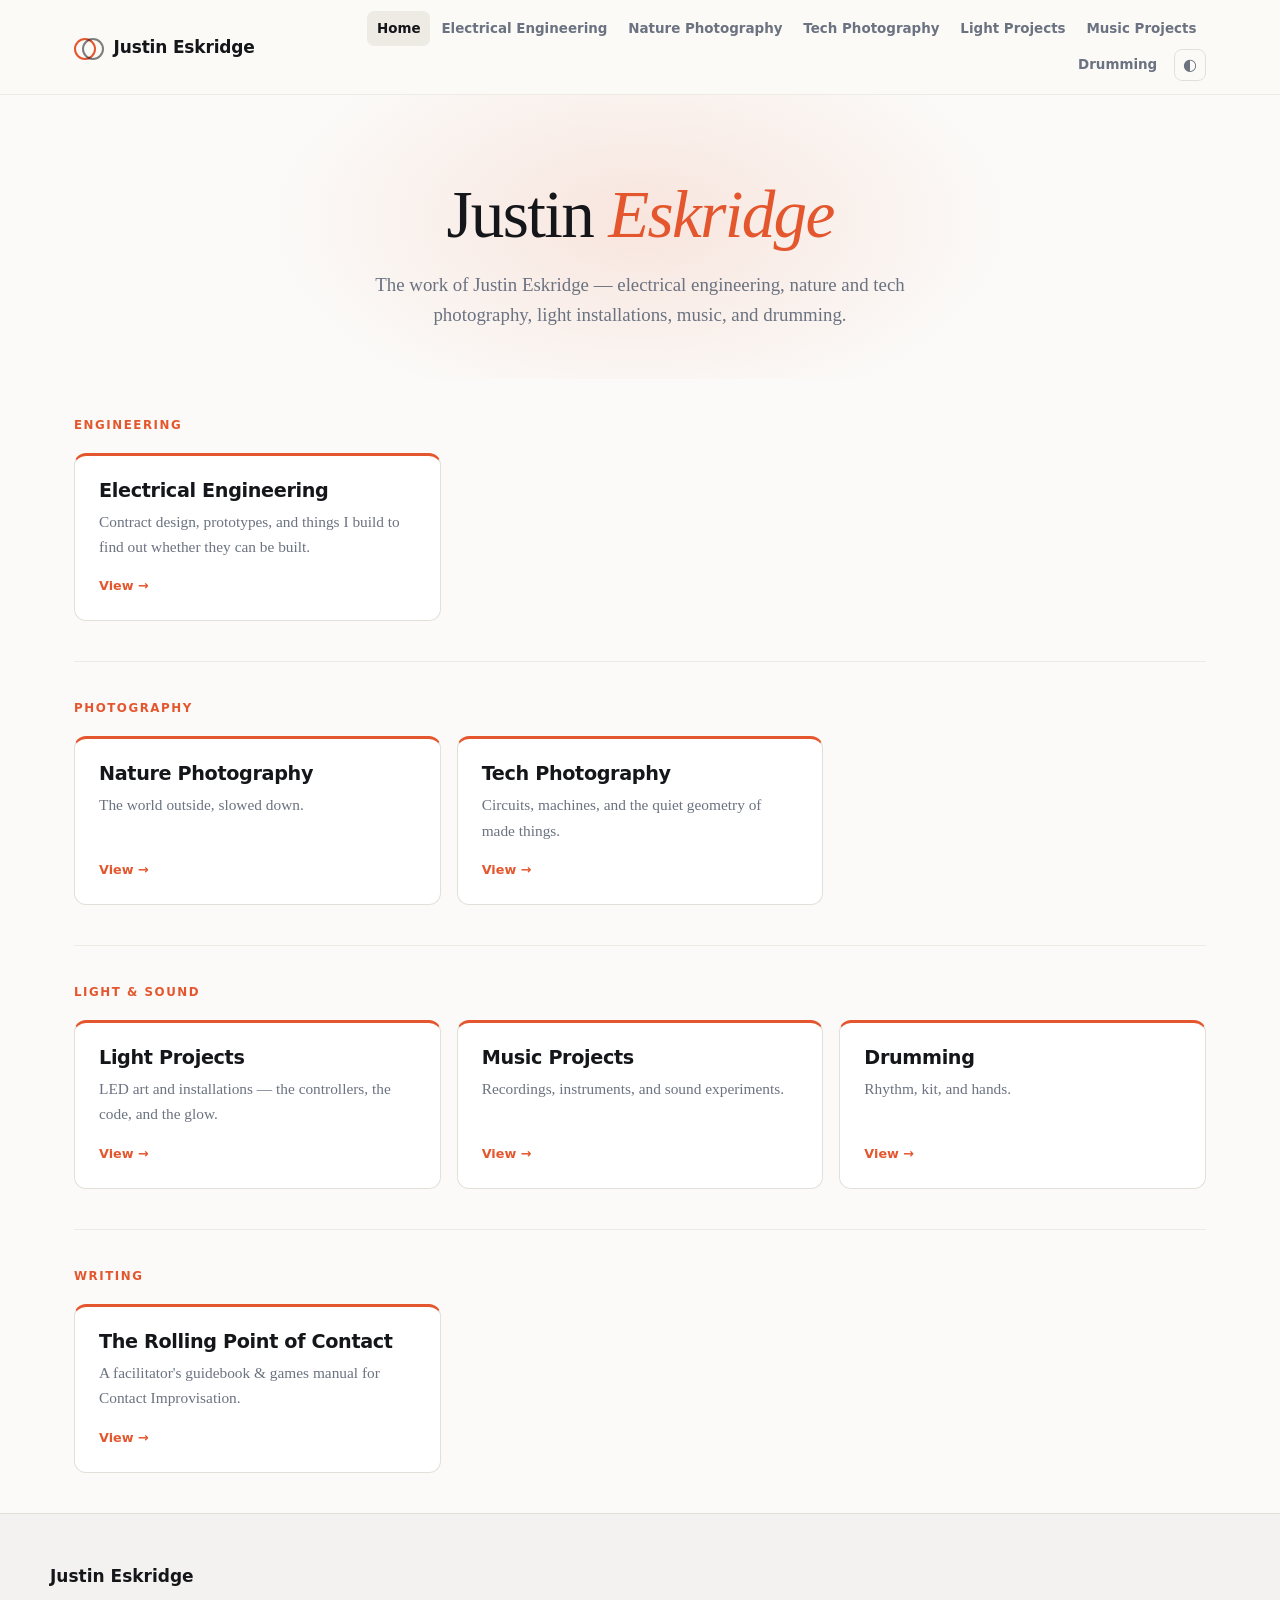
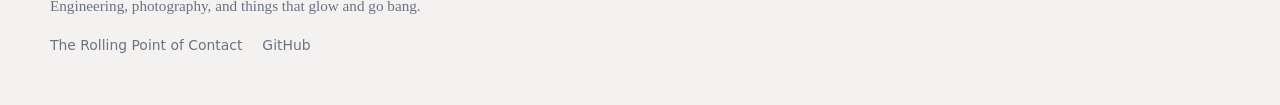
<file: index.html>
<!DOCTYPE html>
<html lang="en">
<head>
<meta charset="utf-8">
<meta name="viewport" content="width=device-width, initial-scale=1">
<title>Justin Eskridge</title>
<meta name="description" content="The work of Justin Eskridge — electrical engineering, nature and tech photography, light installations, music, and drumming.">
<meta property="og:title" content="Justin Eskridge">
<meta property="og:description" content="The work of Justin Eskridge — electrical engineering, nature and tech photography, light installations, music, and drumming.">
<meta property="og:type" content="website">
<link rel="stylesheet" href="/assets/style.css">
<link rel="icon" href="/assets/favicon.svg" type="image/svg+xml">
</head>
<body>
<a class="skip" href="#main">Skip to content</a>
<header class="site-header">
  <div class="bar">
    <a class="brand" href="/"><span class="mark" aria-hidden="true"></span>Justin&nbsp;Eskridge</a>
    <button class="nav-toggle" aria-expanded="false" aria-controls="site-nav" aria-label="Menu">
      <span></span><span></span><span></span>
    </button>
    <nav id="site-nav"><a href="/" class='active'>Home</a><a href="/electrical-engineering/">Electrical Engineering</a><a href="/nature-photography/">Nature Photography</a><a href="/tech-photography/">Tech Photography</a><a href="/light-projects/">Light Projects</a><a href="/music-projects/">Music Projects</a><a href="/drumming/">Drumming</a>
      <button class="theme-toggle" aria-label="Toggle dark mode" title="Toggle dark mode"></button>
    </nav>
  </div>
</header>
<main id="main">

<section class="hero">
  <div class="hero-inner">
    <h1>Justin <em>Eskridge</em></h1>
    <p class="lede">The work of Justin Eskridge — electrical engineering, nature and tech photography, light installations, music, and drumming.</p>
  </div>
</section>
<div class="wrap">

    <section class="group">
      <h2 class="group-title">Engineering</h2>
      <div class="tile-grid">
        <a class="tile" href="/electrical-engineering/">
          <h3>Electrical Engineering</h3>
          <p>Contract design, prototypes, and things I build to find out whether they can be built.</p>
          <span class="tile-go">View →</span>
        </a></div>
    </section>
    <section class="group">
      <h2 class="group-title">Photography</h2>
      <div class="tile-grid">
        <a class="tile" href="/nature-photography/">
          <h3>Nature Photography</h3>
          <p>The world outside, slowed down.</p>
          <span class="tile-go">View →</span>
        </a>
        <a class="tile" href="/tech-photography/">
          <h3>Tech Photography</h3>
          <p>Circuits, machines, and the quiet geometry of made things.</p>
          <span class="tile-go">View →</span>
        </a></div>
    </section>
    <section class="group">
      <h2 class="group-title">Light & Sound</h2>
      <div class="tile-grid">
        <a class="tile" href="/light-projects/">
          <h3>Light Projects</h3>
          <p>LED art and installations — the controllers, the code, and the glow.</p>
          <span class="tile-go">View →</span>
        </a>
        <a class="tile" href="/music-projects/">
          <h3>Music Projects</h3>
          <p>Recordings, instruments, and sound experiments.</p>
          <span class="tile-go">View →</span>
        </a>
        <a class="tile" href="/drumming/">
          <h3>Drumming</h3>
          <p>Rhythm, kit, and hands.</p>
          <span class="tile-go">View →</span>
        </a></div>
    </section>
    <section class="group">
      <h2 class="group-title">Writing</h2>
      <div class="tile-grid">
        <a class="tile" href="/contact-improv-book/">
          <h3>The Rolling Point of Contact</h3>
          <p>A facilitator's guidebook & games manual for Contact Improvisation.</p>
          <span class="tile-go">View →</span>
        </a></div>
    </section>
</div>

</main>
<footer class="site-footer" id="contact">
  <div class="foot-inner">
    <p class="foot-title">Justin Eskridge</p>
    <p class="foot-sub">Engineering, photography, and things that glow and go bang.</p>
    
    <nav class="foot-nav">
      <a href="/contact-improv-book/">The Rolling Point of Contact</a>
      <a href="https://github.com/AxisDigitalArchive">GitHub</a>
    </nav>
  </div>
</footer>
<script src="/assets/site.js" defer></script>
</body>
</html>
</file>
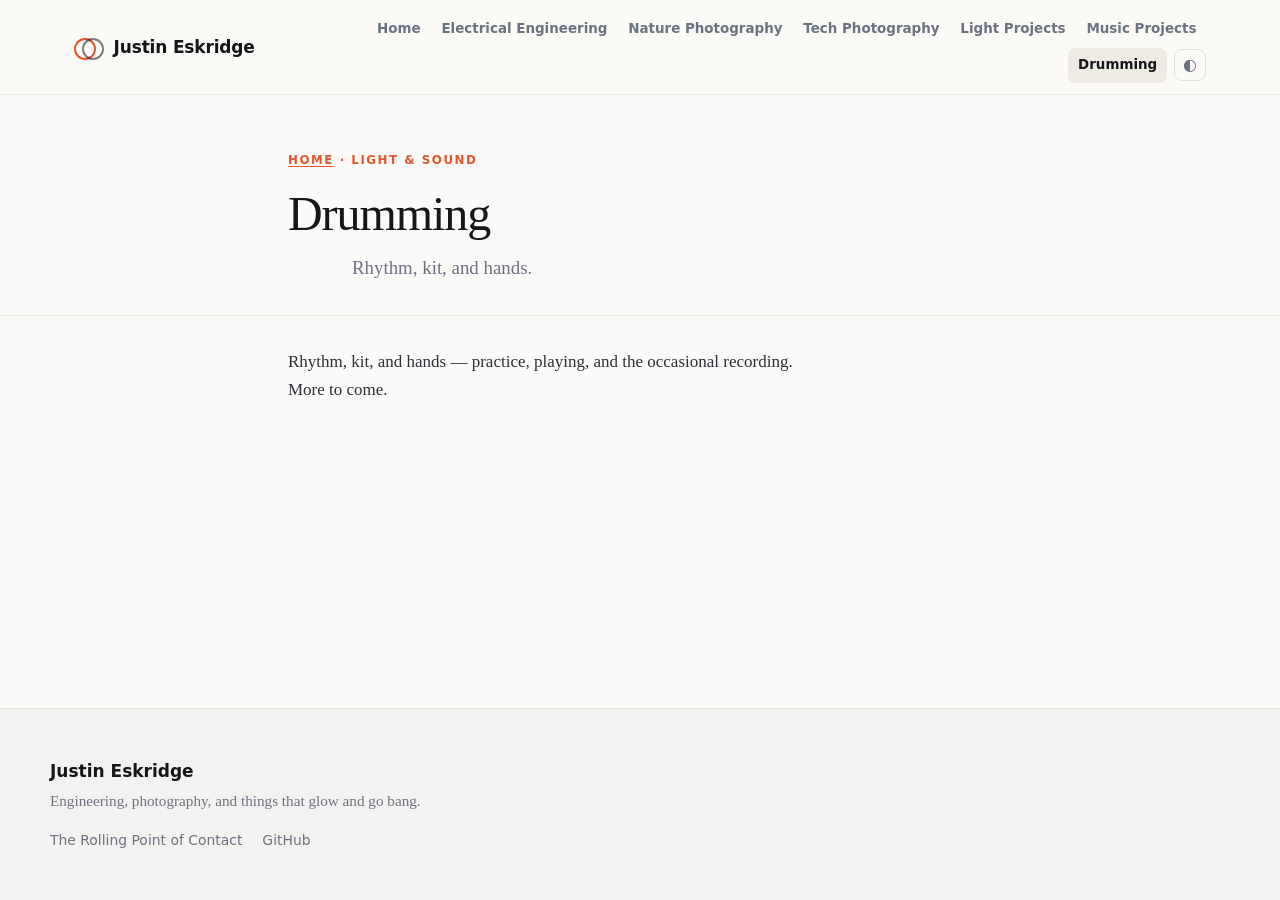
<file: drumming/index.html>
<!DOCTYPE html>
<html lang="en">
<head>
<meta charset="utf-8">
<meta name="viewport" content="width=device-width, initial-scale=1">
<title>Drumming · Justin Eskridge</title>
<meta name="description" content="Rhythm, kit, and hands.">
<meta property="og:title" content="Drumming · Justin Eskridge">
<meta property="og:description" content="Rhythm, kit, and hands.">
<meta property="og:type" content="website">
<link rel="stylesheet" href="/assets/style.css">
<link rel="icon" href="/assets/favicon.svg" type="image/svg+xml">
</head>
<body>
<a class="skip" href="#main">Skip to content</a>
<header class="site-header">
  <div class="bar">
    <a class="brand" href="/"><span class="mark" aria-hidden="true"></span>Justin&nbsp;Eskridge</a>
    <button class="nav-toggle" aria-expanded="false" aria-controls="site-nav" aria-label="Menu">
      <span></span><span></span><span></span>
    </button>
    <nav id="site-nav"><a href="/">Home</a><a href="/electrical-engineering/">Electrical Engineering</a><a href="/nature-photography/">Nature Photography</a><a href="/tech-photography/">Tech Photography</a><a href="/light-projects/">Light Projects</a><a href="/music-projects/">Music Projects</a><a href="/drumming/" class='active'>Drumming</a>
      <button class="theme-toggle" aria-label="Toggle dark mode" title="Toggle dark mode"></button>
    </nav>
  </div>
</header>
<main id="main">

<div class="page-head">
  <div class="wrap narrow">
    <p class="eyebrow"><a href="/">Home</a> · Light & Sound</p>
    <h1>Drumming</h1>
    <p class="lede">Rhythm, kit, and hands.</p>
  </div>
</div>

<div class="wrap">
<article class="prose"><p>Rhythm, kit, and hands — practice, playing, and the occasional recording.</p>
<p>More to come.</p></article>
</div>

</main>
<footer class="site-footer" id="contact">
  <div class="foot-inner">
    <p class="foot-title">Justin Eskridge</p>
    <p class="foot-sub">Engineering, photography, and things that glow and go bang.</p>
    
    <nav class="foot-nav">
      <a href="/contact-improv-book/">The Rolling Point of Contact</a>
      <a href="https://github.com/AxisDigitalArchive">GitHub</a>
    </nav>
  </div>
</footer>
<script src="/assets/site.js" defer></script>
</body>
</html>
</file>
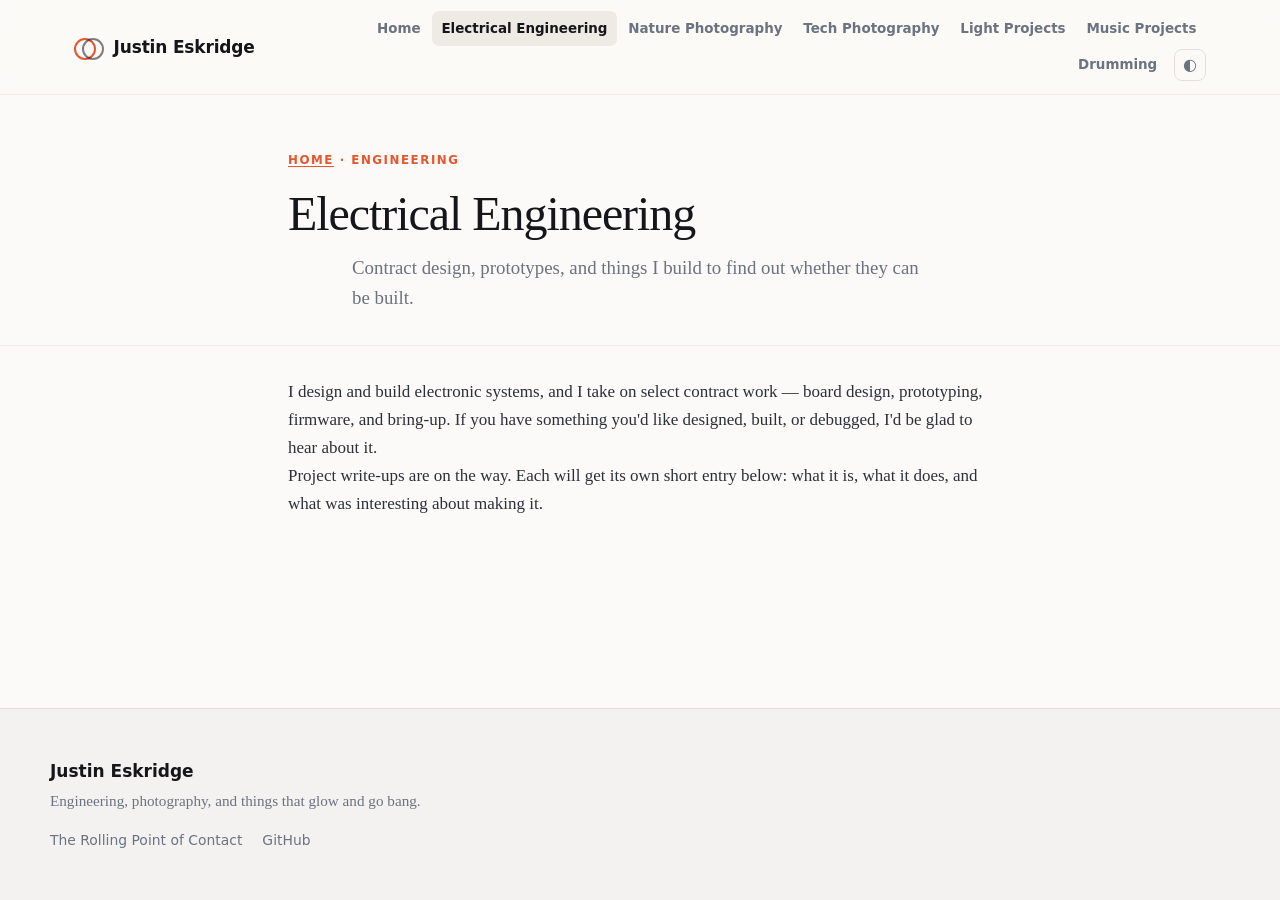
<file: electrical-engineering/index.html>
<!DOCTYPE html>
<html lang="en">
<head>
<meta charset="utf-8">
<meta name="viewport" content="width=device-width, initial-scale=1">
<title>Electrical Engineering · Justin Eskridge</title>
<meta name="description" content="Contract design, prototypes, and things I build to find out whether they can be built.">
<meta property="og:title" content="Electrical Engineering · Justin Eskridge">
<meta property="og:description" content="Contract design, prototypes, and things I build to find out whether they can be built.">
<meta property="og:type" content="website">
<link rel="stylesheet" href="/assets/style.css">
<link rel="icon" href="/assets/favicon.svg" type="image/svg+xml">
</head>
<body>
<a class="skip" href="#main">Skip to content</a>
<header class="site-header">
  <div class="bar">
    <a class="brand" href="/"><span class="mark" aria-hidden="true"></span>Justin&nbsp;Eskridge</a>
    <button class="nav-toggle" aria-expanded="false" aria-controls="site-nav" aria-label="Menu">
      <span></span><span></span><span></span>
    </button>
    <nav id="site-nav"><a href="/">Home</a><a href="/electrical-engineering/" class='active'>Electrical Engineering</a><a href="/nature-photography/">Nature Photography</a><a href="/tech-photography/">Tech Photography</a><a href="/light-projects/">Light Projects</a><a href="/music-projects/">Music Projects</a><a href="/drumming/">Drumming</a>
      <button class="theme-toggle" aria-label="Toggle dark mode" title="Toggle dark mode"></button>
    </nav>
  </div>
</header>
<main id="main">

<div class="page-head">
  <div class="wrap narrow">
    <p class="eyebrow"><a href="/">Home</a> · Engineering</p>
    <h1>Electrical Engineering</h1>
    <p class="lede">Contract design, prototypes, and things I build to find out whether they can be built.</p>
  </div>
</div>

<div class="wrap">
<article class="prose"><p>I design and build electronic systems, and I take on select contract work — board design, prototyping, firmware, and bring-up. If you have something you'd like designed, built, or debugged, I'd be glad to hear about it.</p>
<p>Project write-ups are on the way. Each will get its own short entry below: what it is, what it does, and what was interesting about making it.</p></article>
</div>

</main>
<footer class="site-footer" id="contact">
  <div class="foot-inner">
    <p class="foot-title">Justin Eskridge</p>
    <p class="foot-sub">Engineering, photography, and things that glow and go bang.</p>
    
    <nav class="foot-nav">
      <a href="/contact-improv-book/">The Rolling Point of Contact</a>
      <a href="https://github.com/AxisDigitalArchive">GitHub</a>
    </nav>
  </div>
</footer>
<script src="/assets/site.js" defer></script>
</body>
</html>
</file>
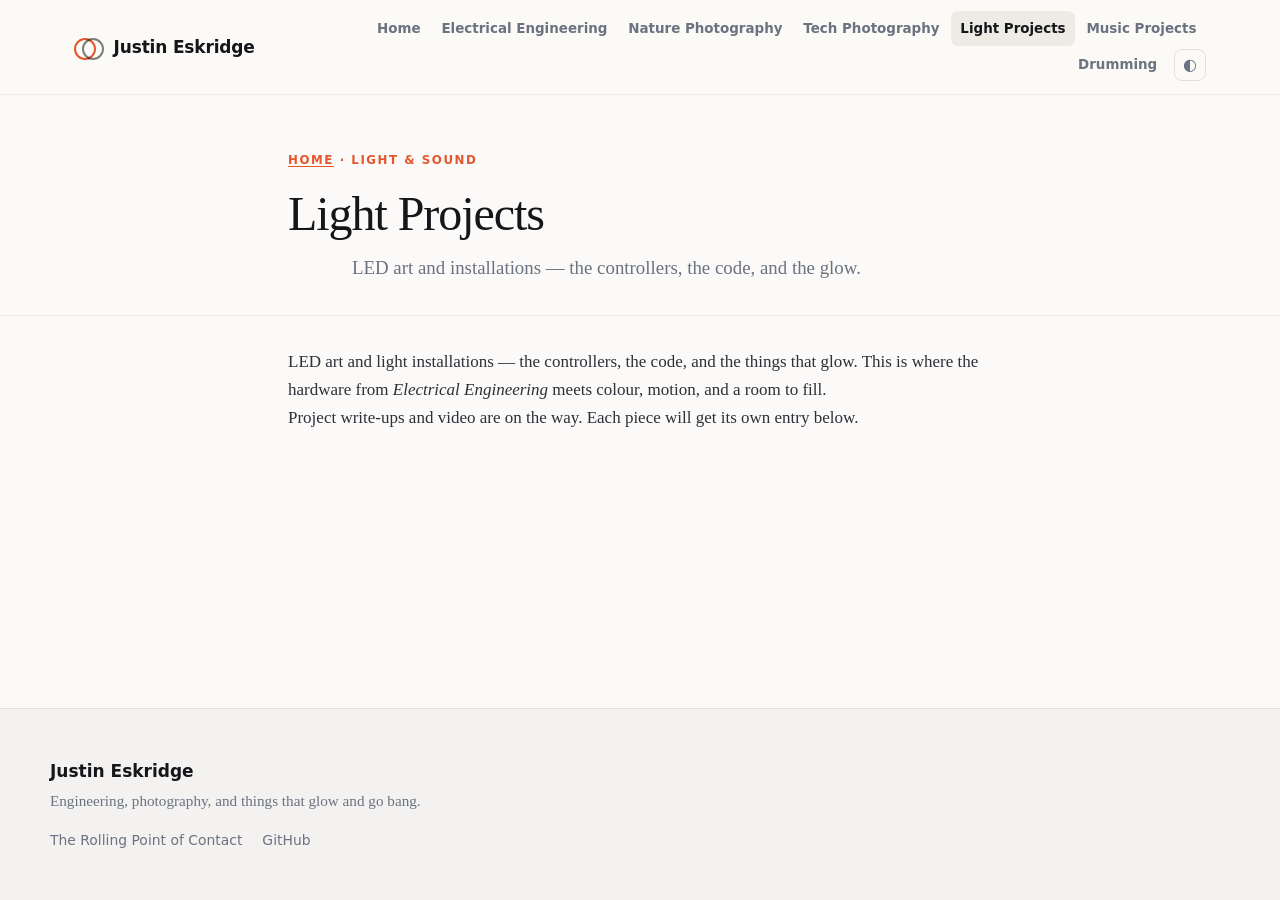
<file: light-projects/index.html>
<!DOCTYPE html>
<html lang="en">
<head>
<meta charset="utf-8">
<meta name="viewport" content="width=device-width, initial-scale=1">
<title>Light Projects · Justin Eskridge</title>
<meta name="description" content="LED art and installations — the controllers, the code, and the glow.">
<meta property="og:title" content="Light Projects · Justin Eskridge">
<meta property="og:description" content="LED art and installations — the controllers, the code, and the glow.">
<meta property="og:type" content="website">
<link rel="stylesheet" href="/assets/style.css">
<link rel="icon" href="/assets/favicon.svg" type="image/svg+xml">
</head>
<body>
<a class="skip" href="#main">Skip to content</a>
<header class="site-header">
  <div class="bar">
    <a class="brand" href="/"><span class="mark" aria-hidden="true"></span>Justin&nbsp;Eskridge</a>
    <button class="nav-toggle" aria-expanded="false" aria-controls="site-nav" aria-label="Menu">
      <span></span><span></span><span></span>
    </button>
    <nav id="site-nav"><a href="/">Home</a><a href="/electrical-engineering/">Electrical Engineering</a><a href="/nature-photography/">Nature Photography</a><a href="/tech-photography/">Tech Photography</a><a href="/light-projects/" class='active'>Light Projects</a><a href="/music-projects/">Music Projects</a><a href="/drumming/">Drumming</a>
      <button class="theme-toggle" aria-label="Toggle dark mode" title="Toggle dark mode"></button>
    </nav>
  </div>
</header>
<main id="main">

<div class="page-head">
  <div class="wrap narrow">
    <p class="eyebrow"><a href="/">Home</a> · Light & Sound</p>
    <h1>Light Projects</h1>
    <p class="lede">LED art and installations — the controllers, the code, and the glow.</p>
  </div>
</div>

<div class="wrap">
<article class="prose"><p>LED art and light installations — the controllers, the code, and the things that glow. This is where the hardware from <em>Electrical Engineering</em> meets colour, motion, and a room to fill.</p>
<p>Project write-ups and video are on the way. Each piece will get its own entry below.</p></article>
</div>

</main>
<footer class="site-footer" id="contact">
  <div class="foot-inner">
    <p class="foot-title">Justin Eskridge</p>
    <p class="foot-sub">Engineering, photography, and things that glow and go bang.</p>
    
    <nav class="foot-nav">
      <a href="/contact-improv-book/">The Rolling Point of Contact</a>
      <a href="https://github.com/AxisDigitalArchive">GitHub</a>
    </nav>
  </div>
</footer>
<script src="/assets/site.js" defer></script>
</body>
</html>
</file>
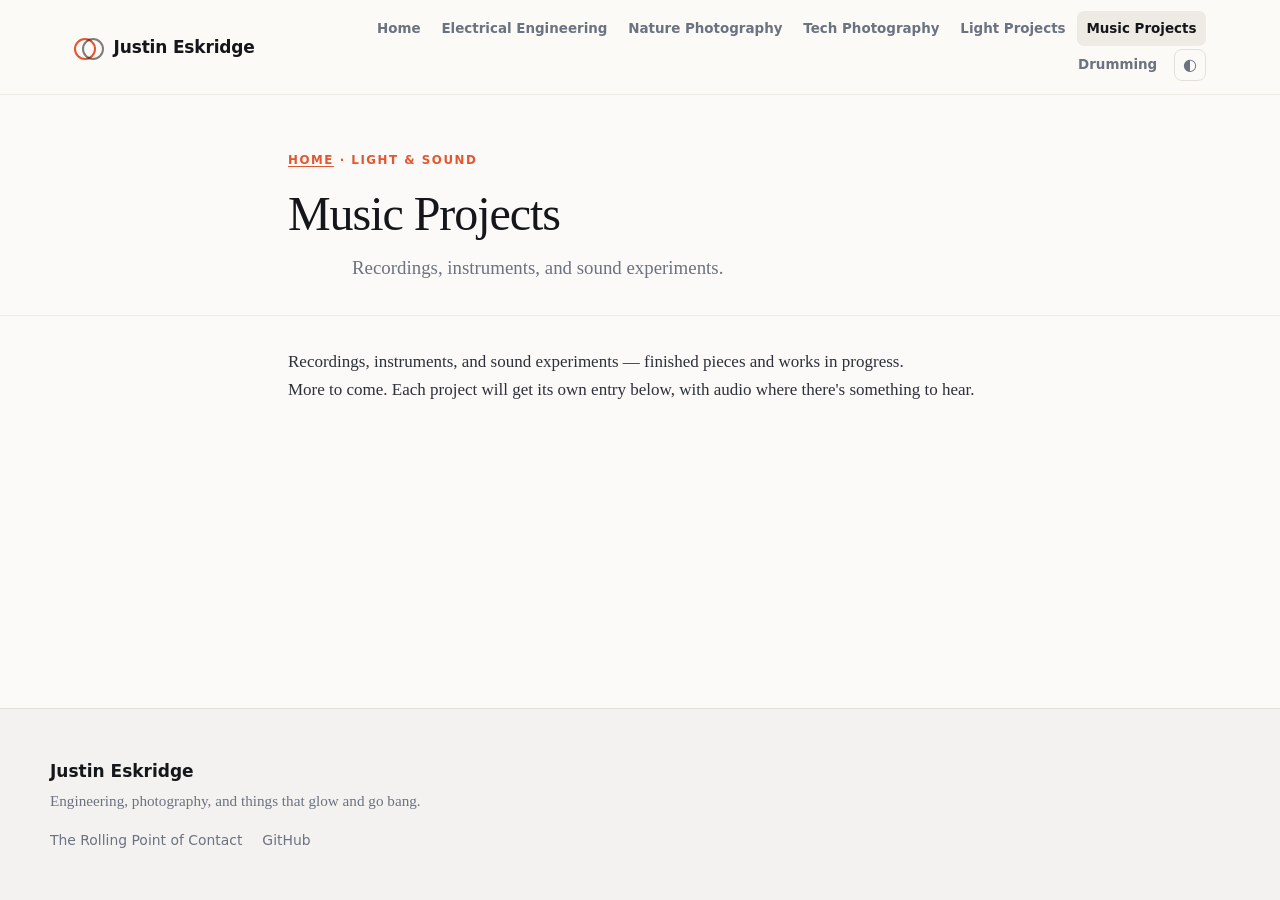
<file: music-projects/index.html>
<!DOCTYPE html>
<html lang="en">
<head>
<meta charset="utf-8">
<meta name="viewport" content="width=device-width, initial-scale=1">
<title>Music Projects · Justin Eskridge</title>
<meta name="description" content="Recordings, instruments, and sound experiments.">
<meta property="og:title" content="Music Projects · Justin Eskridge">
<meta property="og:description" content="Recordings, instruments, and sound experiments.">
<meta property="og:type" content="website">
<link rel="stylesheet" href="/assets/style.css">
<link rel="icon" href="/assets/favicon.svg" type="image/svg+xml">
</head>
<body>
<a class="skip" href="#main">Skip to content</a>
<header class="site-header">
  <div class="bar">
    <a class="brand" href="/"><span class="mark" aria-hidden="true"></span>Justin&nbsp;Eskridge</a>
    <button class="nav-toggle" aria-expanded="false" aria-controls="site-nav" aria-label="Menu">
      <span></span><span></span><span></span>
    </button>
    <nav id="site-nav"><a href="/">Home</a><a href="/electrical-engineering/">Electrical Engineering</a><a href="/nature-photography/">Nature Photography</a><a href="/tech-photography/">Tech Photography</a><a href="/light-projects/">Light Projects</a><a href="/music-projects/" class='active'>Music Projects</a><a href="/drumming/">Drumming</a>
      <button class="theme-toggle" aria-label="Toggle dark mode" title="Toggle dark mode"></button>
    </nav>
  </div>
</header>
<main id="main">

<div class="page-head">
  <div class="wrap narrow">
    <p class="eyebrow"><a href="/">Home</a> · Light & Sound</p>
    <h1>Music Projects</h1>
    <p class="lede">Recordings, instruments, and sound experiments.</p>
  </div>
</div>

<div class="wrap">
<article class="prose"><p>Recordings, instruments, and sound experiments — finished pieces and works in progress.</p>
<p>More to come. Each project will get its own entry below, with audio where there's something to hear.</p></article>
</div>

</main>
<footer class="site-footer" id="contact">
  <div class="foot-inner">
    <p class="foot-title">Justin Eskridge</p>
    <p class="foot-sub">Engineering, photography, and things that glow and go bang.</p>
    
    <nav class="foot-nav">
      <a href="/contact-improv-book/">The Rolling Point of Contact</a>
      <a href="https://github.com/AxisDigitalArchive">GitHub</a>
    </nav>
  </div>
</footer>
<script src="/assets/site.js" defer></script>
</body>
</html>
</file>
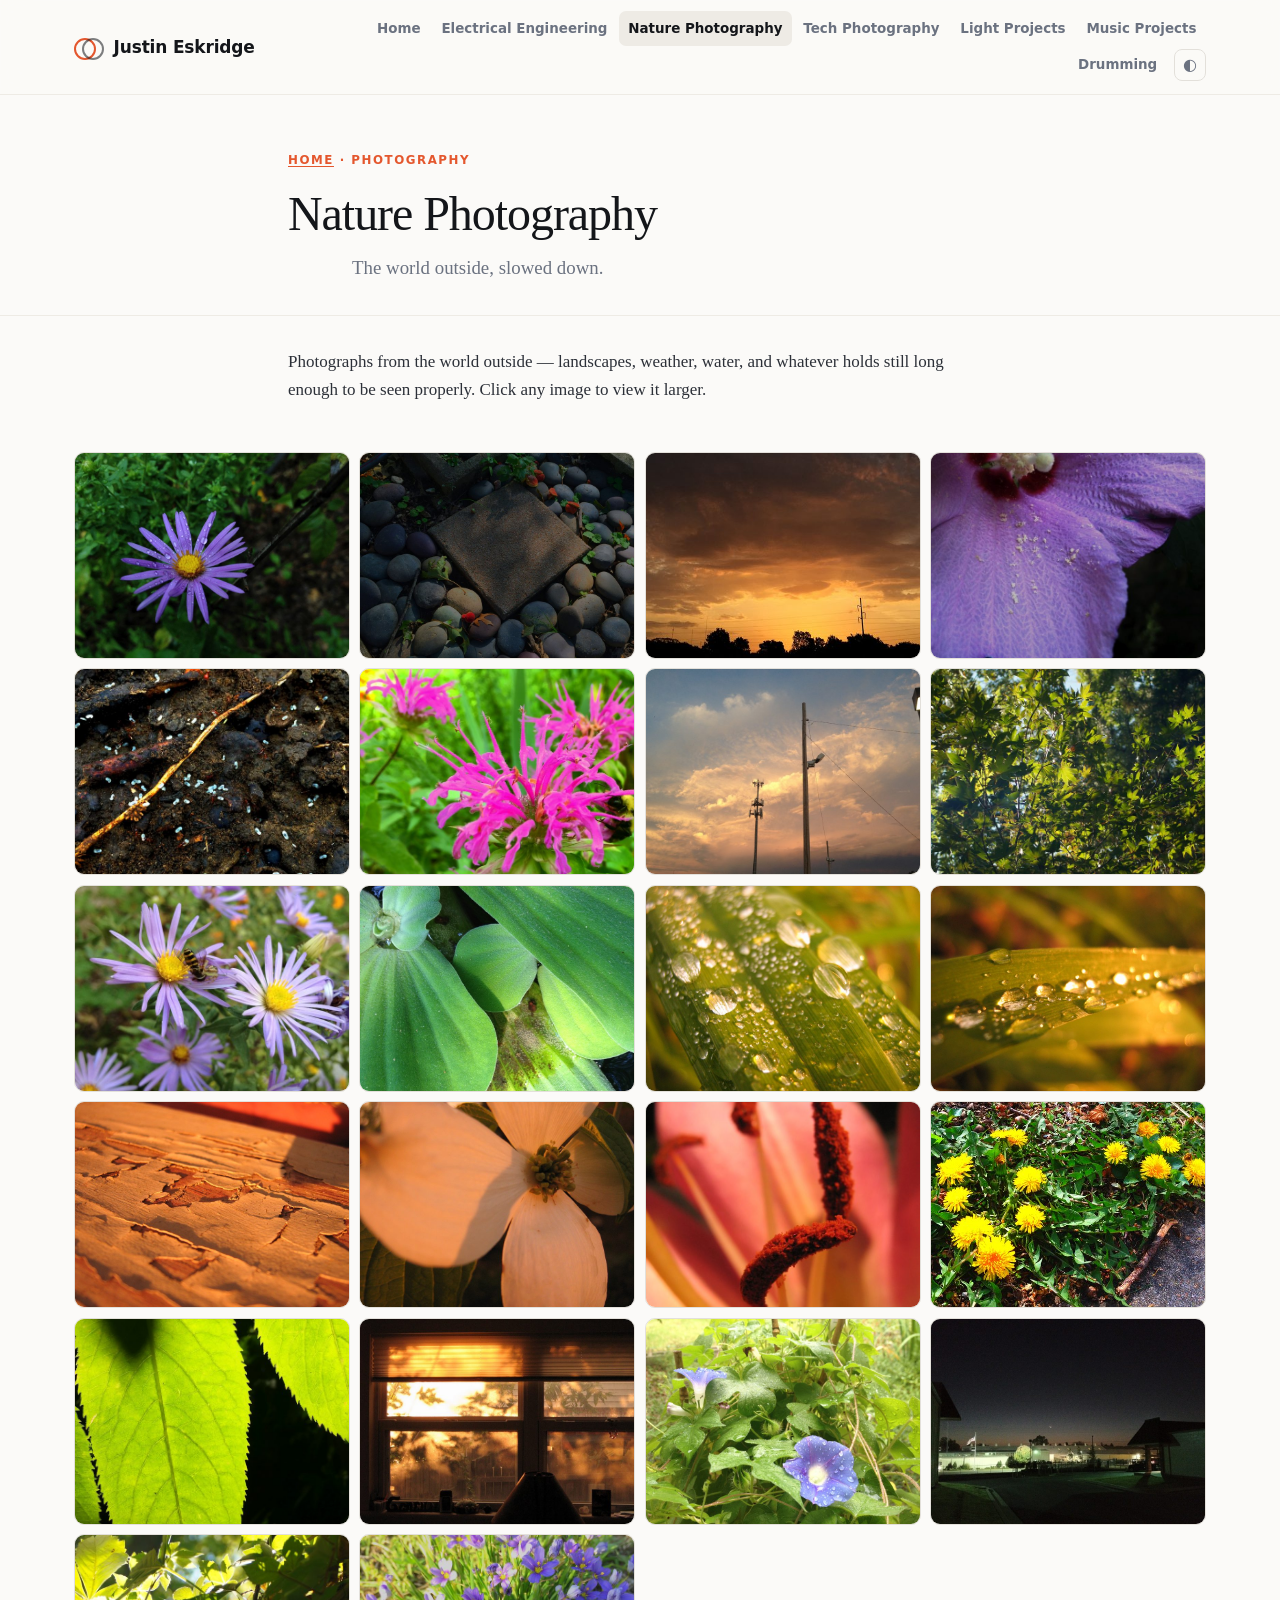
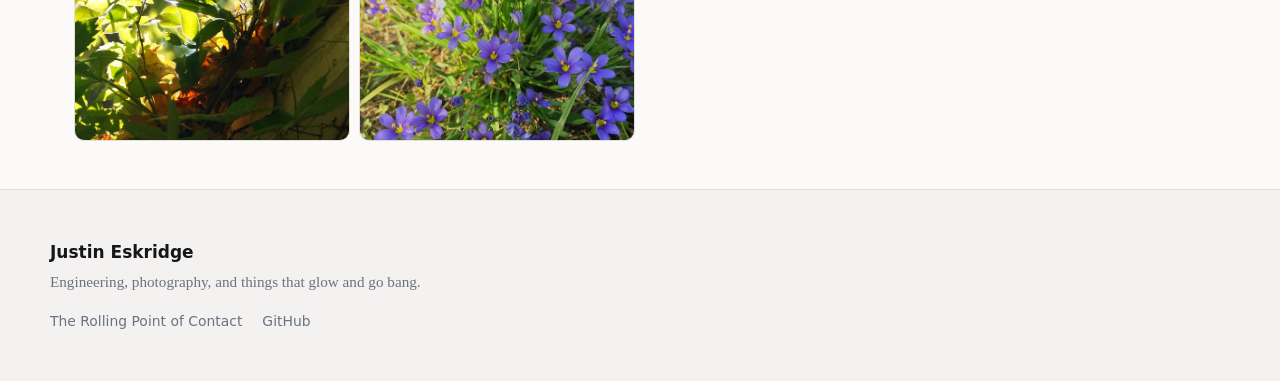
<file: nature-photography/index.html>
<!DOCTYPE html>
<html lang="en">
<head>
<meta charset="utf-8">
<meta name="viewport" content="width=device-width, initial-scale=1">
<title>Nature Photography · Justin Eskridge</title>
<meta name="description" content="The world outside, slowed down.">
<meta property="og:title" content="Nature Photography · Justin Eskridge">
<meta property="og:description" content="The world outside, slowed down.">
<meta property="og:type" content="website">
<link rel="stylesheet" href="/assets/style.css">
<link rel="icon" href="/assets/favicon.svg" type="image/svg+xml">
</head>
<body>
<a class="skip" href="#main">Skip to content</a>
<header class="site-header">
  <div class="bar">
    <a class="brand" href="/"><span class="mark" aria-hidden="true"></span>Justin&nbsp;Eskridge</a>
    <button class="nav-toggle" aria-expanded="false" aria-controls="site-nav" aria-label="Menu">
      <span></span><span></span><span></span>
    </button>
    <nav id="site-nav"><a href="/">Home</a><a href="/electrical-engineering/">Electrical Engineering</a><a href="/nature-photography/" class='active'>Nature Photography</a><a href="/tech-photography/">Tech Photography</a><a href="/light-projects/">Light Projects</a><a href="/music-projects/">Music Projects</a><a href="/drumming/">Drumming</a>
      <button class="theme-toggle" aria-label="Toggle dark mode" title="Toggle dark mode"></button>
    </nav>
  </div>
</header>
<main id="main">

<div class="page-head">
  <div class="wrap narrow">
    <p class="eyebrow"><a href="/">Home</a> · Photography</p>
    <h1>Nature Photography</h1>
    <p class="lede">The world outside, slowed down.</p>
  </div>
</div>
<div class="wrap narrow"><article class="prose"><p>Photographs from the world outside — landscapes, weather, water, and whatever holds still long enough to be seen properly. Click any image to view it larger.</p></article></div>
<div class="wrap">
<div class="gallery"><button class="shot" data-full="/media/nature-photography/web/2014-10-10-17-33-42.jpg" aria-label="Nature Photography"><img loading="lazy" src="/media/nature-photography/web/2014-10-10-17-33-42.thumb.jpg" alt=""></button><button class="shot" data-full="/media/nature-photography/web/2015-08-27-17-08-28.jpg" aria-label="Nature Photography"><img loading="lazy" src="/media/nature-photography/web/2015-08-27-17-08-28.thumb.jpg" alt=""></button><button class="shot" data-full="/media/nature-photography/web/2018-07-17-06-35-03.jpg" aria-label="Nature Photography"><img loading="lazy" src="/media/nature-photography/web/2018-07-17-06-35-03.thumb.jpg" alt=""></button><button class="shot" data-full="/media/nature-photography/web/althea.jpg" aria-label="Nature Photography"><img loading="lazy" src="/media/nature-photography/web/althea.thumb.jpg" alt=""></button><button class="shot" data-full="/media/nature-photography/web/ant-nest.jpg" aria-label="Nature Photography"><img loading="lazy" src="/media/nature-photography/web/ant-nest.thumb.jpg" alt=""></button><button class="shot" data-full="/media/nature-photography/web/bumblebee.jpg" aria-label="Nature Photography"><img loading="lazy" src="/media/nature-photography/web/bumblebee.thumb.jpg" alt=""></button><button class="shot" data-full="/media/nature-photography/web/clouds-at-qt.jpg" aria-label="Nature Photography"><img loading="lazy" src="/media/nature-photography/web/clouds-at-qt.thumb.jpg" alt=""></button><button class="shot" data-full="/media/nature-photography/web/dappled-maple.jpg" aria-label="Nature Photography"><img loading="lazy" src="/media/nature-photography/web/dappled-maple.thumb.jpg" alt=""></button><button class="shot" data-full="/media/nature-photography/web/deadly-flower.jpg" aria-label="Nature Photography"><img loading="lazy" src="/media/nature-photography/web/deadly-flower.thumb.jpg" alt=""></button><button class="shot" data-full="/media/nature-photography/web/eggs.jpg" aria-label="Nature Photography"><img loading="lazy" src="/media/nature-photography/web/eggs.thumb.jpg" alt=""></button><button class="shot" data-full="/media/nature-photography/web/img-6920.jpg" aria-label="Nature Photography"><img loading="lazy" src="/media/nature-photography/web/img-6920.thumb.jpg" alt=""></button><button class="shot" data-full="/media/nature-photography/web/img-6921.jpg" aria-label="Nature Photography"><img loading="lazy" src="/media/nature-photography/web/img-6921.thumb.jpg" alt=""></button><button class="shot" data-full="/media/nature-photography/web/img-6924.jpg" aria-label="Nature Photography"><img loading="lazy" src="/media/nature-photography/web/img-6924.thumb.jpg" alt=""></button><button class="shot" data-full="/media/nature-photography/web/img-6925.jpg" aria-label="Nature Photography"><img loading="lazy" src="/media/nature-photography/web/img-6925.thumb.jpg" alt=""></button><button class="shot" data-full="/media/nature-photography/web/img-6955.jpg" aria-label="Nature Photography"><img loading="lazy" src="/media/nature-photography/web/img-6955.thumb.jpg" alt=""></button><button class="shot" data-full="/media/nature-photography/web/img-9892.jpg" aria-label="Nature Photography"><img loading="lazy" src="/media/nature-photography/web/img-9892.thumb.jpg" alt=""></button><button class="shot" data-full="/media/nature-photography/web/light-through-elderberry.jpg" aria-label="Nature Photography"><img loading="lazy" src="/media/nature-photography/web/light-through-elderberry.thumb.jpg" alt=""></button><button class="shot" data-full="/media/nature-photography/web/morning-light.jpg" aria-label="Nature Photography"><img loading="lazy" src="/media/nature-photography/web/morning-light.thumb.jpg" alt=""></button><button class="shot" data-full="/media/nature-photography/web/rainy-morning-glory.jpg" aria-label="Nature Photography"><img loading="lazy" src="/media/nature-photography/web/rainy-morning-glory.thumb.jpg" alt=""></button><button class="shot" data-full="/media/nature-photography/web/sliver-moon.jpg" aria-label="Nature Photography"><img loading="lazy" src="/media/nature-photography/web/sliver-moon.thumb.jpg" alt=""></button><button class="shot" data-full="/media/nature-photography/web/vines-and-leaves.jpg" aria-label="Nature Photography"><img loading="lazy" src="/media/nature-photography/web/vines-and-leaves.thumb.jpg" alt=""></button><button class="shot" data-full="/media/nature-photography/web/wildflower-vio-yel.jpg" aria-label="Nature Photography"><img loading="lazy" src="/media/nature-photography/web/wildflower-vio-yel.thumb.jpg" alt=""></button></div>
</div>

</main>
<footer class="site-footer" id="contact">
  <div class="foot-inner">
    <p class="foot-title">Justin Eskridge</p>
    <p class="foot-sub">Engineering, photography, and things that glow and go bang.</p>
    
    <nav class="foot-nav">
      <a href="/contact-improv-book/">The Rolling Point of Contact</a>
      <a href="https://github.com/AxisDigitalArchive">GitHub</a>
    </nav>
  </div>
</footer>
<script src="/assets/site.js" defer></script>
</body>
</html>
</file>
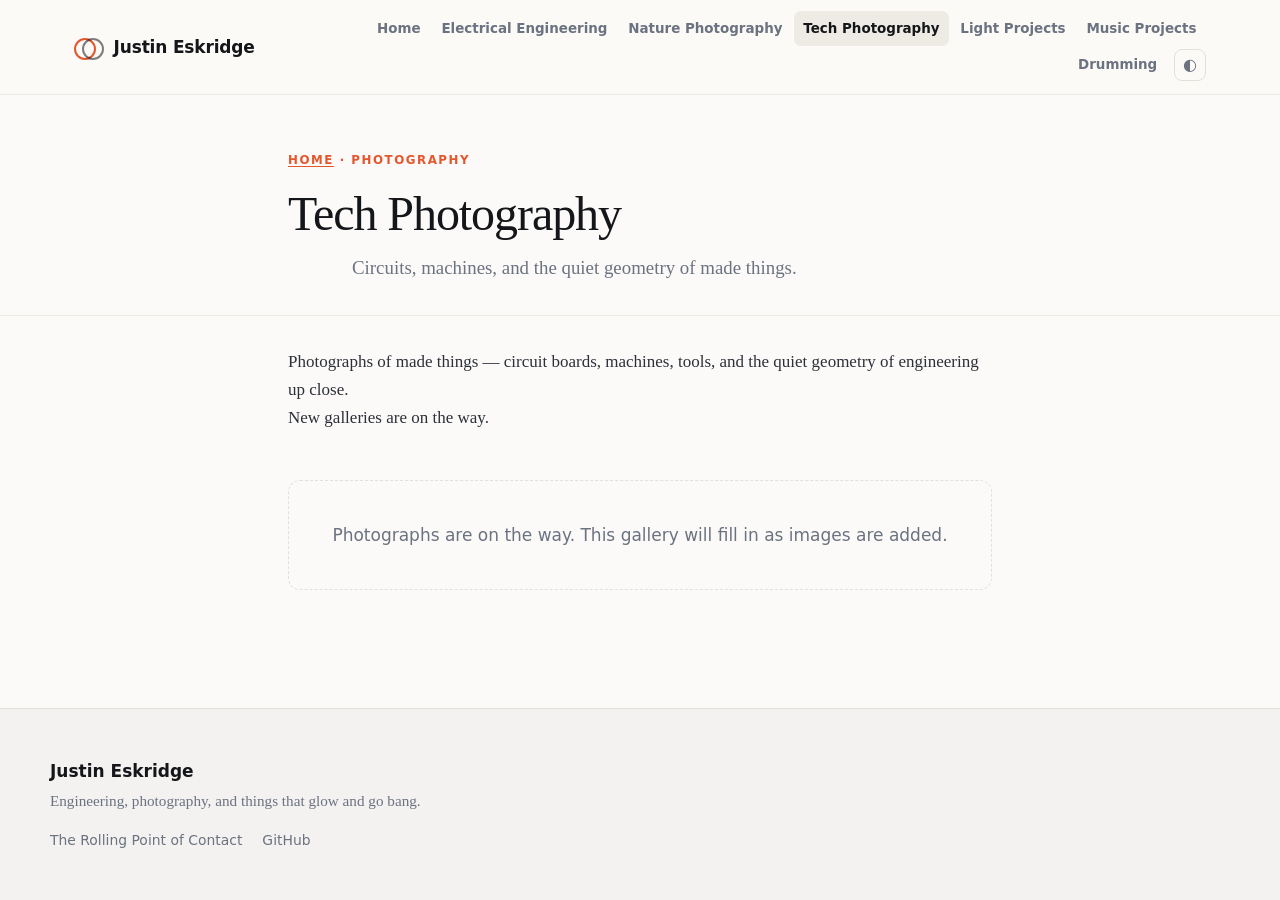
<file: tech-photography/index.html>
<!DOCTYPE html>
<html lang="en">
<head>
<meta charset="utf-8">
<meta name="viewport" content="width=device-width, initial-scale=1">
<title>Tech Photography · Justin Eskridge</title>
<meta name="description" content="Circuits, machines, and the quiet geometry of made things.">
<meta property="og:title" content="Tech Photography · Justin Eskridge">
<meta property="og:description" content="Circuits, machines, and the quiet geometry of made things.">
<meta property="og:type" content="website">
<link rel="stylesheet" href="/assets/style.css">
<link rel="icon" href="/assets/favicon.svg" type="image/svg+xml">
</head>
<body>
<a class="skip" href="#main">Skip to content</a>
<header class="site-header">
  <div class="bar">
    <a class="brand" href="/"><span class="mark" aria-hidden="true"></span>Justin&nbsp;Eskridge</a>
    <button class="nav-toggle" aria-expanded="false" aria-controls="site-nav" aria-label="Menu">
      <span></span><span></span><span></span>
    </button>
    <nav id="site-nav"><a href="/">Home</a><a href="/electrical-engineering/">Electrical Engineering</a><a href="/nature-photography/">Nature Photography</a><a href="/tech-photography/" class='active'>Tech Photography</a><a href="/light-projects/">Light Projects</a><a href="/music-projects/">Music Projects</a><a href="/drumming/">Drumming</a>
      <button class="theme-toggle" aria-label="Toggle dark mode" title="Toggle dark mode"></button>
    </nav>
  </div>
</header>
<main id="main">

<div class="page-head">
  <div class="wrap narrow">
    <p class="eyebrow"><a href="/">Home</a> · Photography</p>
    <h1>Tech Photography</h1>
    <p class="lede">Circuits, machines, and the quiet geometry of made things.</p>
  </div>
</div>
<div class="wrap narrow"><article class="prose"><p>Photographs of made things — circuit boards, machines, tools, and the quiet geometry of engineering up close.</p>
<p>New galleries are on the way.</p></article></div>
<div class="wrap">
<div class="coming-soon"><p>Photographs are on the way. This gallery will fill in as images are added.</p></div>
</div>

</main>
<footer class="site-footer" id="contact">
  <div class="foot-inner">
    <p class="foot-title">Justin Eskridge</p>
    <p class="foot-sub">Engineering, photography, and things that glow and go bang.</p>
    
    <nav class="foot-nav">
      <a href="/contact-improv-book/">The Rolling Point of Contact</a>
      <a href="https://github.com/AxisDigitalArchive">GitHub</a>
    </nav>
  </div>
</footer>
<script src="/assets/site.js" defer></script>
</body>
</html>
</file>
<file: assets/style.css>
/* jeskridge.com hub — shares the palette of The Rolling Point of Contact so the
   whole domain reads as one property. */

:root {
  --accent: #E4572E;
  --accent-soft: #fbeee8;
  --blue: #26497d;
  --ink: #14161a;
  --body: #2c3038;
  --muted: #6b7280;
  --faint: #9aa1ab;
  --paper: #fbfaf8;
  --card: #ffffff;
  --rule: #e3e0da;
  --rule-soft: #eeebe5;
  --shadow: 0 1px 2px rgba(20,22,26,.05), 0 8px 24px -12px rgba(20,22,26,.18);
  --shadow-lift: 0 2px 4px rgba(20,22,26,.06), 0 18px 40px -18px rgba(20,22,26,.28);
  --serif: Georgia, 'Iowan Old Style', 'Palatino Linotype', 'Book Antiqua', serif;
  --sans: system-ui, -apple-system, 'Segoe UI', Roboto, Helvetica, Arial, sans-serif;
  --wrap: 1180px;
  --narrow: 44rem;
  --radius: 12px;
}
:root[data-theme="dark"] {
  --accent: #ff7a4d; --accent-soft: #2a1c15; --blue: #8fb4e8;
  --ink: #f2f0ec; --body: #cdc9c2; --muted: #9b958c; --faint: #746e66;
  --paper: #131417; --card: #1a1c20; --rule: #2c2f35; --rule-soft: #23262b;
  --shadow: 0 1px 2px rgba(0,0,0,.4), 0 8px 24px -12px rgba(0,0,0,.6);
  --shadow-lift: 0 2px 4px rgba(0,0,0,.5), 0 18px 40px -18px rgba(0,0,0,.8);
}
@media (prefers-color-scheme: dark) {
  :root:not([data-theme="light"]) {
    --accent: #ff7a4d; --accent-soft: #2a1c15; --blue: #8fb4e8;
    --ink: #f2f0ec; --body: #cdc9c2; --muted: #9b958c; --faint: #746e66;
    --paper: #131417; --card: #1a1c20; --rule: #2c2f35; --rule-soft: #23262b;
    --shadow: 0 1px 2px rgba(0,0,0,.4), 0 8px 24px -12px rgba(0,0,0,.6);
    --shadow-lift: 0 2px 4px rgba(0,0,0,.5), 0 18px 40px -18px rgba(0,0,0,.8);
  }
}

* { box-sizing: border-box; }
html { scroll-behavior: smooth; scroll-padding-top: 5rem; }
@media (prefers-reduced-motion: reduce) { html { scroll-behavior: auto; } }
body {
  margin: 0; min-height: 100vh; display: flex; flex-direction: column;
  background: var(--paper); color: var(--body);
  font-family: var(--serif); font-size: 1.0625rem; line-height: 1.65;
  -webkit-font-smoothing: antialiased; text-rendering: optimizeLegibility;
}
h1, h2, h3, h4 { font-family: var(--sans); color: var(--ink); line-height: 1.18;
  letter-spacing: -.018em; font-weight: 650; margin: 0; }
a { color: var(--blue); text-underline-offset: .18em; }
img { max-width: 100%; height: auto; display: block; }

.skip { position: absolute; left: -9999px; }
.skip:focus { position: fixed; top: .5rem; left: .5rem; z-index: 200;
  padding: .6rem 1rem; background: var(--accent); color: #fff; border-radius: 8px; }

.wrap { width: 100%; max-width: var(--wrap); margin: 0 auto; padding: 0 1.5rem; }
.wrap.narrow { max-width: calc(var(--narrow) + 3rem); }

/* header */
.site-header { position: sticky; top: 0; z-index: 100;
  background: color-mix(in srgb, var(--paper) 88%, transparent);
  backdrop-filter: saturate(180%) blur(14px); border-bottom: 1px solid var(--rule-soft); }
.site-header .bar { max-width: var(--wrap); margin: 0 auto; padding: .7rem 1.5rem;
  display: flex; align-items: center; gap: 1rem; }
.brand { display: flex; align-items: center; gap: .6rem; text-decoration: none;
  color: var(--ink); font-family: var(--sans); font-weight: 700; letter-spacing: -.01em; }
.brand .mark { width: 30px; height: 18px; flex: none; position: relative; }
.brand .mark::before, .brand .mark::after { content: ""; position: absolute; top: 0;
  width: 18px; height: 18px; border: 2.5px solid currentColor; border-radius: 50%; }
.brand .mark::before { left: 0; color: var(--accent); }
.brand .mark::after { right: 0; color: var(--ink); opacity: .55; }
#site-nav { margin-left: auto; display: flex; align-items: center; gap: .1rem; flex-wrap: wrap;
  justify-content: flex-end; }
#site-nav a { font-family: var(--sans); font-size: .84rem; font-weight: 550; color: var(--muted);
  text-decoration: none; padding: .4rem .6rem; border-radius: 7px; white-space: nowrap; }
#site-nav a:hover, #site-nav a.active { color: var(--ink); background: var(--rule-soft); }
.theme-toggle { margin-left: .35rem; width: 32px; height: 32px; border: 1px solid var(--rule);
  border-radius: 8px; background: transparent; cursor: pointer; color: var(--muted); }
.theme-toggle::before { content: "◐"; font-size: 1rem; line-height: 1; }
.theme-toggle:hover { color: var(--ink); border-color: var(--faint); }
.nav-toggle { display: none; }
@media (max-width: 820px) {
  .nav-toggle { display: flex; flex-direction: column; justify-content: center; gap: 4px;
    margin-left: auto; width: 38px; height: 34px; padding: 0 7px; background: transparent;
    border: 1px solid var(--rule); border-radius: 8px; cursor: pointer; }
  .nav-toggle span { display: block; height: 2px; background: var(--ink); border-radius: 2px; }
  #site-nav { display: none; position: absolute; top: 100%; left: 0; right: 0;
    flex-direction: column; align-items: stretch; gap: 0; margin: 0; padding: .5rem;
    background: var(--paper); border-bottom: 1px solid var(--rule); box-shadow: var(--shadow); }
  #site-nav.open { display: flex; }
  #site-nav a { padding: .7rem .8rem; font-size: 1rem; }
  .theme-toggle { margin: .4rem .8rem; width: auto; padding: .5rem; }
}

/* hero */
.hero { padding: 5rem 1.5rem 3rem; text-align: center; position: relative; overflow: hidden; }
.hero::before { content: ""; position: absolute; inset: -30% 20% auto; height: 420px;
  background: radial-gradient(ellipse at center,
    color-mix(in srgb, var(--accent) 13%, transparent), transparent 68%); pointer-events: none; }
.hero-inner { max-width: 46rem; margin: 0 auto; position: relative; }
.hero h1 { font-family: var(--serif); font-weight: 400; letter-spacing: -.025em;
  font-size: clamp(2.6rem, 7vw, 4.2rem); margin: 0 0 1rem; }
.hero h1 em { font-style: italic; color: var(--accent); }
.lede { font-size: 1.18rem; line-height: 1.6; color: var(--muted); margin: 0 auto; max-width: 36rem; }

/* groups + tiles */
.group { padding: 2.5rem 0; border-top: 1px solid var(--rule-soft); }
.group:first-child { border-top: none; }
.group-title { font-family: var(--sans); font-size: .74rem; font-weight: 700; letter-spacing: .13em;
  text-transform: uppercase; color: var(--accent); margin: 0 0 1.25rem; }
.tile-grid { display: grid; gap: 1rem; grid-template-columns: repeat(auto-fill, minmax(280px, 1fr)); }
.tile { display: flex; flex-direction: column; gap: .4rem; padding: 1.5rem;
  background: var(--card); border: 1px solid var(--rule); border-radius: var(--radius);
  text-decoration: none; color: var(--body);
  transition: transform .14s ease, box-shadow .14s ease, border-color .14s ease;
  border-top: 3px solid var(--accent); }
.tile:hover { transform: translateY(-3px); box-shadow: var(--shadow-lift); border-color: var(--faint); }
.tile h3 { font-size: 1.2rem; }
.tile p { margin: 0; font-size: .96rem; color: var(--muted); flex: 1; }
.tile-go { font-family: var(--sans); font-size: .8rem; font-weight: 650; color: var(--accent);
  margin-top: .6rem; }

/* page head */
.page-head { padding: 3.5rem 0 2rem; border-bottom: 1px solid var(--rule-soft); }
.page-head h1 { font-family: var(--serif); font-weight: 400; letter-spacing: -.022em;
  font-size: clamp(2rem, 5vw, 3rem); margin: 0 0 .6rem; }
.eyebrow { font-family: var(--sans); font-size: .74rem; font-weight: 650; letter-spacing: .13em;
  text-transform: uppercase; color: var(--accent); margin: 0 0 1rem; }
.eyebrow a { color: inherit; }

/* prose */
.prose { max-width: var(--narrow); margin: 0 auto; padding: 2rem 0 1rem; }
.prose > * + * { margin-top: 1.1rem; }
.prose h2 { font-size: 1.4rem; margin-top: 2.5rem; padding-top: .35rem; color: var(--blue); }
.prose p { margin: 0; }
.prose strong { color: var(--ink); }

/* gallery */
.gallery { display: grid; gap: .6rem; padding: 2rem 0 3rem;
  grid-template-columns: repeat(auto-fill, minmax(240px, 1fr)); }
.shot { padding: 0; border: 1px solid var(--rule); border-radius: 10px; overflow: hidden;
  background: var(--card); cursor: zoom-in; position: relative; aspect-ratio: 4/3; }
.shot img { width: 100%; height: 100%; object-fit: cover;
  transition: transform .2s ease; }
.shot:hover img { transform: scale(1.04); }
.shot span { position: absolute; left: 0; right: 0; bottom: 0; padding: .5rem .7rem;
  font-family: var(--sans); font-size: .78rem; color: #fff; text-align: left;
  background: linear-gradient(transparent, rgba(0,0,0,.65)); }

.coming-soon { max-width: var(--narrow); margin: 2rem auto 4rem; padding: 2.5rem;
  text-align: center; border: 1.5px dashed var(--rule); border-radius: var(--radius);
  color: var(--muted); font-family: var(--sans); }
.coming-soon p { margin: 0; }

/* lightbox */
.lightbox { position: fixed; inset: 0; z-index: 200; display: none;
  align-items: center; justify-content: center; padding: 2rem;
  background: rgba(10,11,13,.92); cursor: zoom-out; }
.lightbox.open { display: flex; }
.lightbox img { max-width: 95vw; max-height: 90vh; width: auto; height: auto;
  border-radius: 8px; box-shadow: 0 20px 60px rgba(0,0,0,.6); }

/* footer */
.site-footer { margin-top: auto; padding: 3rem 1.5rem; border-top: 1px solid var(--rule);
  background: color-mix(in srgb, var(--ink) 3.5%, var(--paper)); }
.foot-inner { max-width: var(--wrap); margin: 0 auto; }
.foot-title { font-family: var(--sans); font-weight: 650; color: var(--ink); margin: 0; }
.foot-sub { font-size: .95rem; color: var(--muted); margin: .2rem 0 1rem; }
.contact-link { display: inline-block; font-family: var(--sans); font-size: .92rem; font-weight: 600;
  padding: .55rem 1.1rem; border-radius: 999px; background: var(--accent); color: #fff;
  text-decoration: none; margin-bottom: 1rem; }
.foot-nav { display: flex; gap: 1.25rem; flex-wrap: wrap; }
.foot-nav a { font-family: var(--sans); font-size: .87rem; color: var(--muted); text-decoration: none; }
.foot-nav a:hover { color: var(--ink); }
</file>
